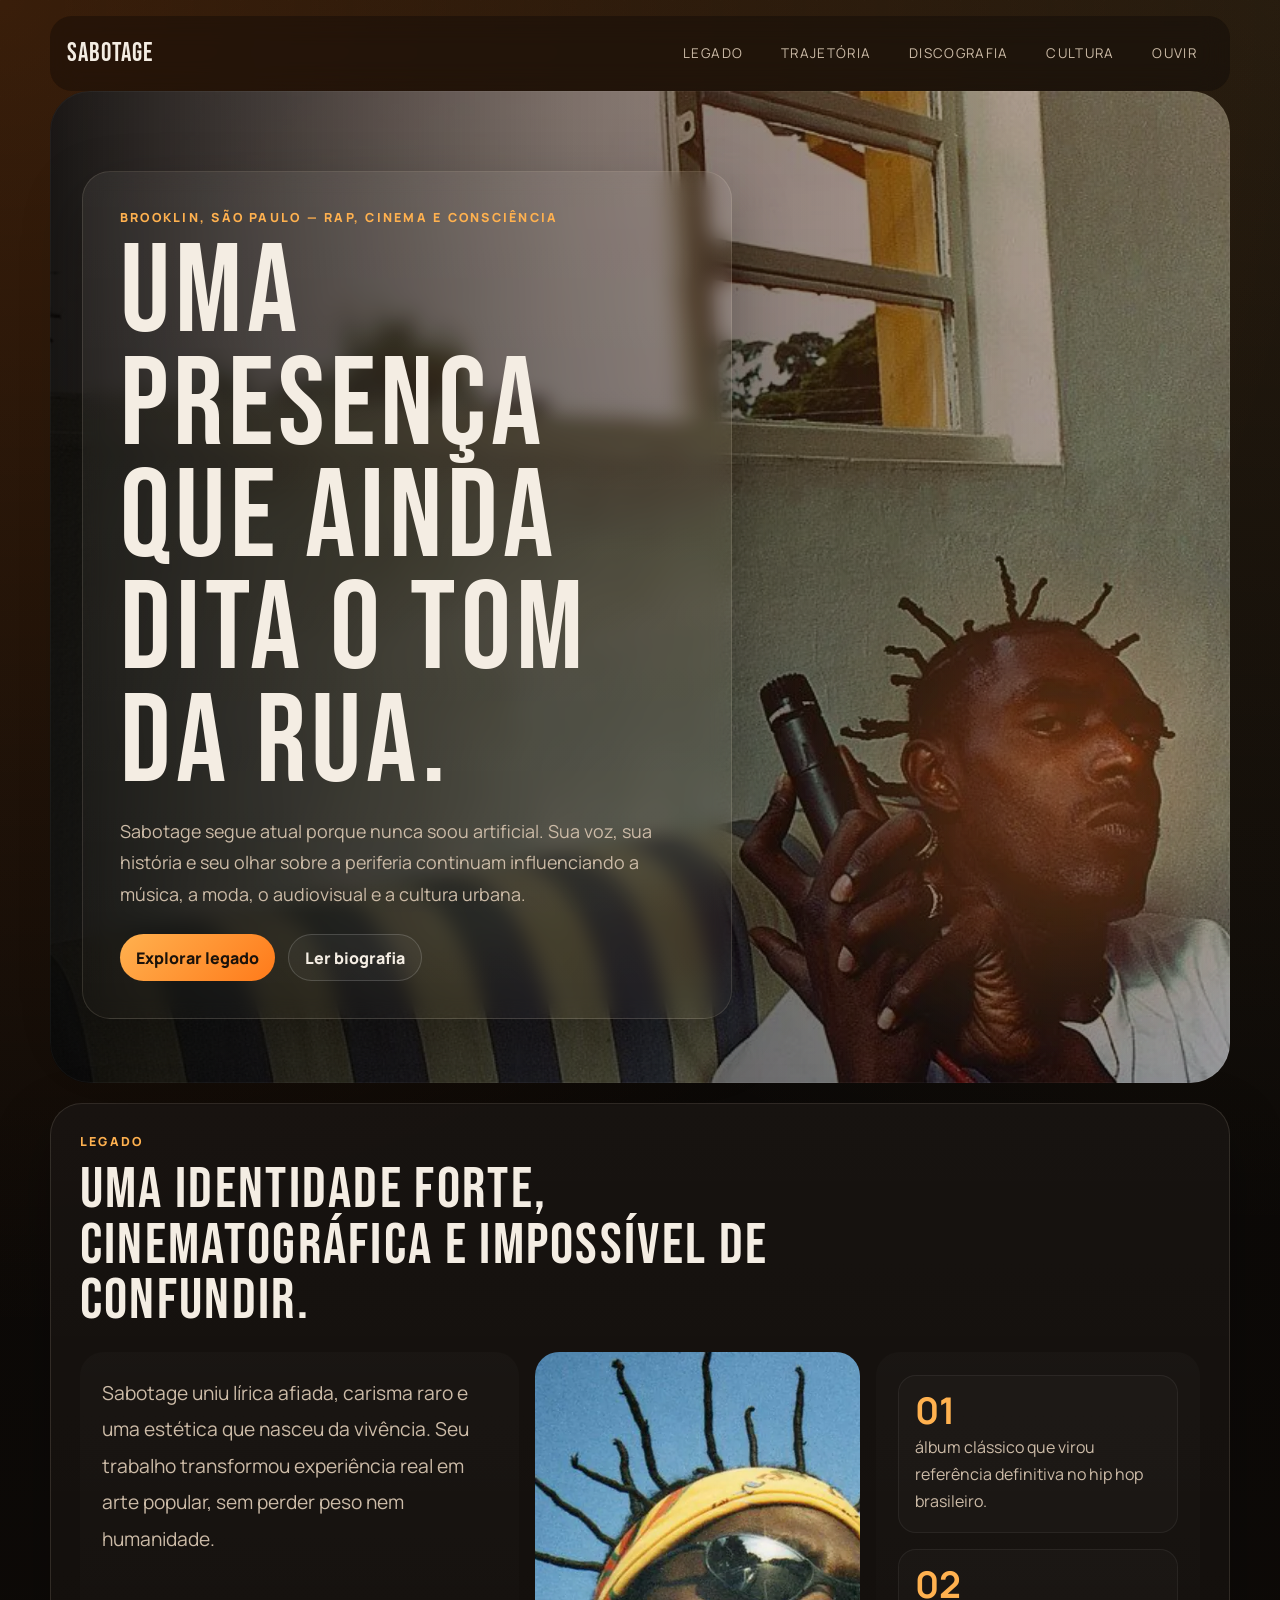
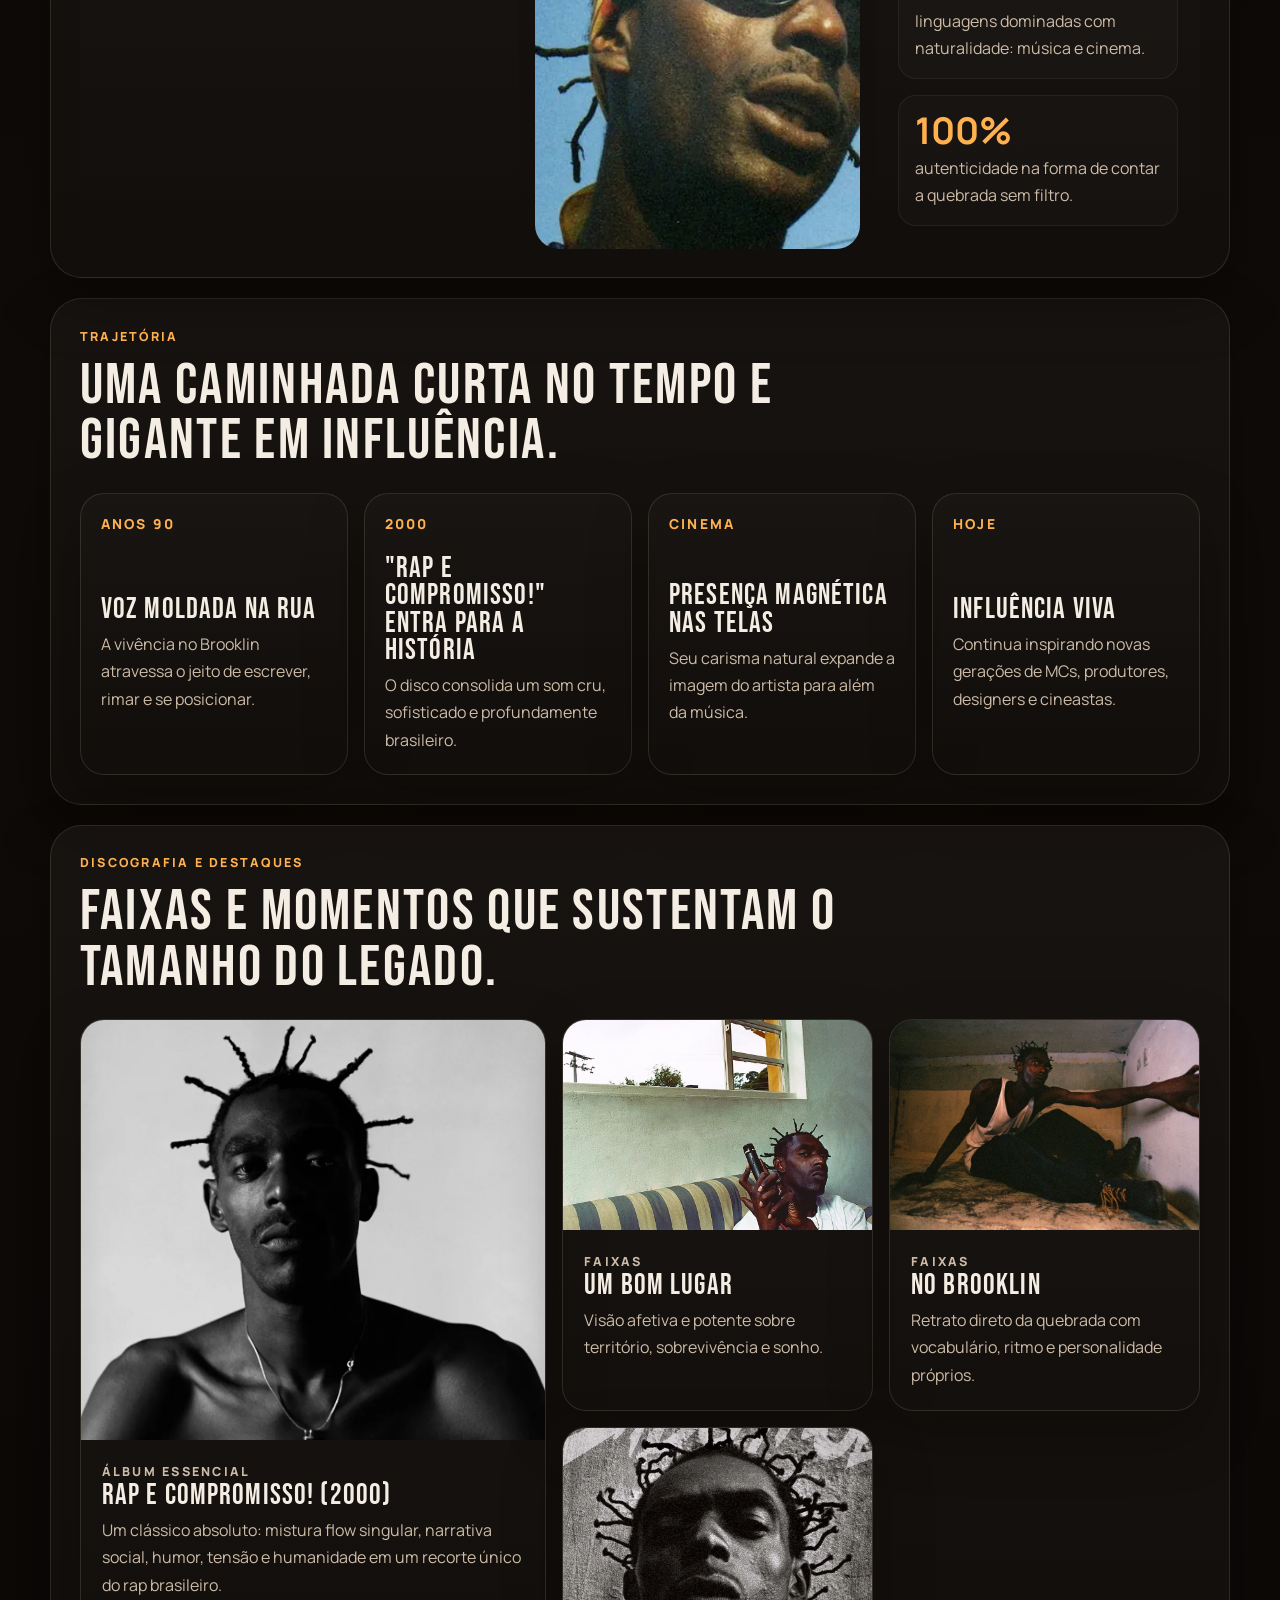
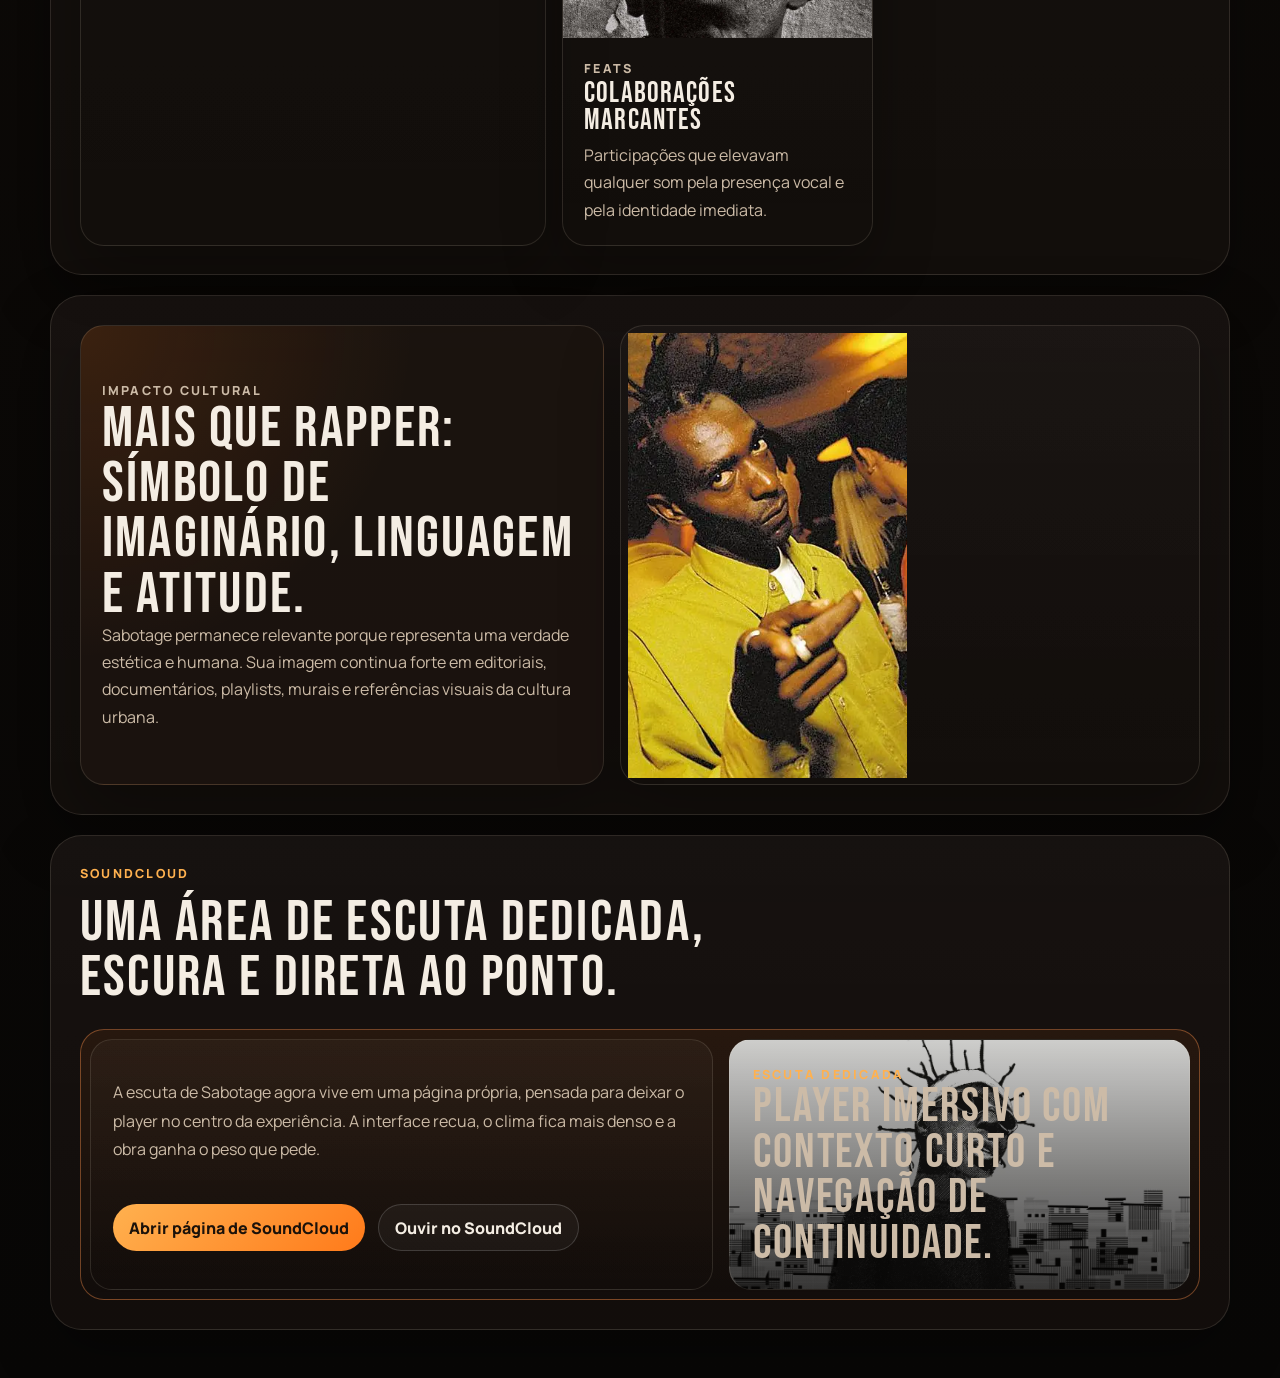
<file: index.html>
<!doctype html>
<html lang="pt-BR">
<head>
  <meta charset="UTF-8">
  <meta name="viewport" content="width=device-width, initial-scale=1.0">
  <title>Sabotage | Legado Vivo</title>
  <link rel="preconnect" href="https://fonts.googleapis.com">
  <link rel="preconnect" href="https://fonts.gstatic.com" crossorigin>
  <link href="https://fonts.googleapis.com/css2?family=Bebas+Neue&family=Manrope:wght@400;500;700;800&display=swap" rel="stylesheet">
  <link rel="stylesheet" href="assets/css/styles.css">
</head>
<body>
  <header class="site-header" id="topo">
    <a class="brand" href="#inicio" aria-label="Ir para o início">Sabotage</a>
    <button class="menu-toggle" type="button" aria-expanded="false" aria-controls="site-menu" aria-label="Abrir menu">
      <span></span>
      <span></span>
      <span></span>
    </button>
    <nav class="site-nav" id="site-menu" aria-label="Navegação principal">
      <a href="#legado">Legado</a>
      <a href="#trajetoria">Trajetória</a>
      <a href="#discografia">Discografia</a>
      <a href="#cultura">Cultura</a>
      <a href="#ouvir">Ouvir</a>
    </nav>
  </header>

  <main>
    <section class="hero" id="inicio">
      <div class="hero-backdrop" aria-hidden="true"></div>
      <div class="hero-grid">
        <div class="hero-copy reveal">
          <p class="eyebrow">Brooklin, São Paulo — rap, cinema e consciência</p>
          <h1>Uma presença que ainda dita o tom da rua.</h1>
          <p class="hero-text">
            Sabotage segue atual porque nunca soou artificial. Sua voz, sua história e seu olhar
            sobre a periferia continuam influenciando a música, a moda, o audiovisual e a cultura urbana.
          </p>
          <div class="hero-actions">
            <a class="button button-primary" href="#legado">Explorar legado</a>
            <a class="button button-secondary" href="pages/biografia.html">Ler biografia</a>
          </div>
        </div>
      </div>
    </section>

    <section class="section intro reveal" id="legado">
      <div class="section-heading">
        <p class="eyebrow">Legado</p>
        <h2>Uma identidade forte, cinematográfica e impossível de confundir.</h2>
      </div>

      <div class="intro-grid">
        <article class="intro-card statement-card">
          <p>
            Sabotage uniu lírica afiada, carisma raro e uma estética que nasceu da vivência.
            Seu trabalho transformou experiência real em arte popular, sem perder peso nem humanidade.
          </p>
        </article>

        <article class="intro-card image-card">
          <img src="imgs/sbta-1.webp" alt="Retrato artístico de Sabotage" loading="lazy" decoding="async">
        </article>

        <article class="intro-card stats-card">
          <div>
            <strong>01</strong>
            <span>álbum clássico que virou referência definitiva no hip hop brasileiro.</span>
          </div>
          <div>
            <strong>02</strong>
            <span>linguagens dominadas com naturalidade: música e cinema.</span>
          </div>
          <div>
            <strong>100%</strong>
            <span>autenticidade na forma de contar a quebrada sem filtro.</span>
          </div>
        </article>
      </div>
    </section>

    <section class="section timeline-section" id="trajetoria">
      <div class="section-heading reveal">
        <p class="eyebrow">Trajetória</p>
        <h2>Uma caminhada curta no tempo e gigante em influência.</h2>
      </div>

      <div class="timeline">
        <article class="timeline-item reveal">
          <span class="timeline-year">Anos 90</span>
          <div>
            <h3>Voz moldada na rua</h3>
            <p>A vivência no Brooklin atravessa o jeito de escrever, rimar e se posicionar.</p>
          </div>
        </article>

        <article class="timeline-item reveal">
          <span class="timeline-year">2000</span>
          <div>
            <h3>"Rap e Compromisso!" entra para a história</h3>
            <p>O disco consolida um som cru, sofisticado e profundamente brasileiro.</p>
          </div>
        </article>

        <article class="timeline-item reveal">
          <span class="timeline-year">Cinema</span>
          <div>
            <h3>Presença magnética nas telas</h3>
            <p>Seu carisma natural expande a imagem do artista para além da música.</p>
          </div>
        </article>

        <article class="timeline-item reveal">
          <span class="timeline-year">Hoje</span>
          <div>
            <h3>Influência viva</h3>
            <p>Continua inspirando novas gerações de MCs, produtores, designers e cineastas.</p>
          </div>
        </article>
      </div>
    </section>

    <section class="section works" id="discografia">
      <div class="section-heading reveal">
        <p class="eyebrow">Discografia e destaques</p>
        <h2>Faixas e momentos que sustentam o tamanho do legado.</h2>
      </div>

      <div class="works-grid">
        <article class="work-feature reveal">
          <img src="imgs/sbta-6.webp" alt="Ilustração de Sabotage" loading="lazy" decoding="async">
          <div class="work-copy">
            <p class="eyebrow">Álbum essencial</p>
            <h3>Rap e Compromisso! (2000)</h3>
            <p>
              Um clássico absoluto: mistura flow singular, narrativa social, humor, tensão e humanidade
              em um recorte único do rap brasileiro.
            </p>
          </div>
        </article>

        <article class="mini-card reveal">
          <img src="imgs/sbta-2.webp" alt="Sabotage em foto de arquivo" loading="lazy" decoding="async">
          <div>
            <p class="eyebrow">Faixas</p>
            <h3>Um Bom Lugar</h3>
            <p>Visão afetiva e potente sobre território, sobrevivência e sonho.</p>
          </div>
        </article>

        <article class="mini-card reveal">
          <img src="imgs/sbta-3.webp" alt="Arte gráfica de Sabotage" loading="lazy" decoding="async">
          <div>
            <p class="eyebrow">Faixas</p>
            <h3>No Brooklin</h3>
            <p>Retrato direto da quebrada com vocabulário, ritmo e personalidade próprios.</p>
          </div>
        </article>

        <article class="mini-card reveal">
          <img src="imgs/sbta-4.webp" alt="Sabotage em performance" loading="lazy" decoding="async">
          <div>
            <p class="eyebrow">Feats</p>
            <h3>Colaborações marcantes</h3>
            <p>Participações que elevavam qualquer som pela presença vocal e pela identidade imediata.</p>
          </div>
        </article>
      </div>
    </section>

    <section class="section culture" id="cultura">
      <div class="culture-grid">
        <article class="culture-panel quote-panel reveal">
          <p class="eyebrow">Impacto cultural</p>
          <h2>Mais que rapper: símbolo de imaginário, linguagem e atitude.</h2>
          <p>
            Sabotage permanece relevante porque representa uma verdade estética e humana.
            Sua imagem continua forte em editoriais, documentários, playlists, murais e referências visuais da cultura urbana.
          </p>
        </article>

        <article class="culture-panel gallery-panel reveal">
          <img class="gallery-media" src="imgs/sbta-8.webp" alt="Retrato artístico de Sabotage" loading="lazy" decoding="async">
        </article>
      </div>
    </section>

    <section class="section listen-section reveal" id="ouvir">
      <div class="section-heading">
        <p class="eyebrow">SoundCloud</p>
        <h2>Uma área de escuta dedicada, escura e direta ao ponto.</h2>
      </div>

      <div class="listen-shell">
        <div class="listen-copy">
          <p>
            A escuta de Sabotage agora vive em uma página própria, pensada para deixar o player no centro da experiência.
            A interface recua, o clima fica mais denso e a obra ganha o peso que pede.
          </p>
          <div class="hero-actions">
            <a class="button button-primary" href="pages/soundcloud.html">Abrir página de SoundCloud</a>
            <a class="button button-secondary" href="https://soundcloud.com/sabotage" target="_blank" rel="noopener">Ouvir no SoundCloud</a>
          </div>
        </div>
        <div class="listen-card" aria-hidden="true">
          <span>Escuta dedicada</span>
          <h3>Player imersivo com contexto curto e navegação de continuidade.</h3>
        </div>
      </div>
    </section>
  </main>

  <script src="assets/js/script.js"></script>
</body>
</html>
</file>
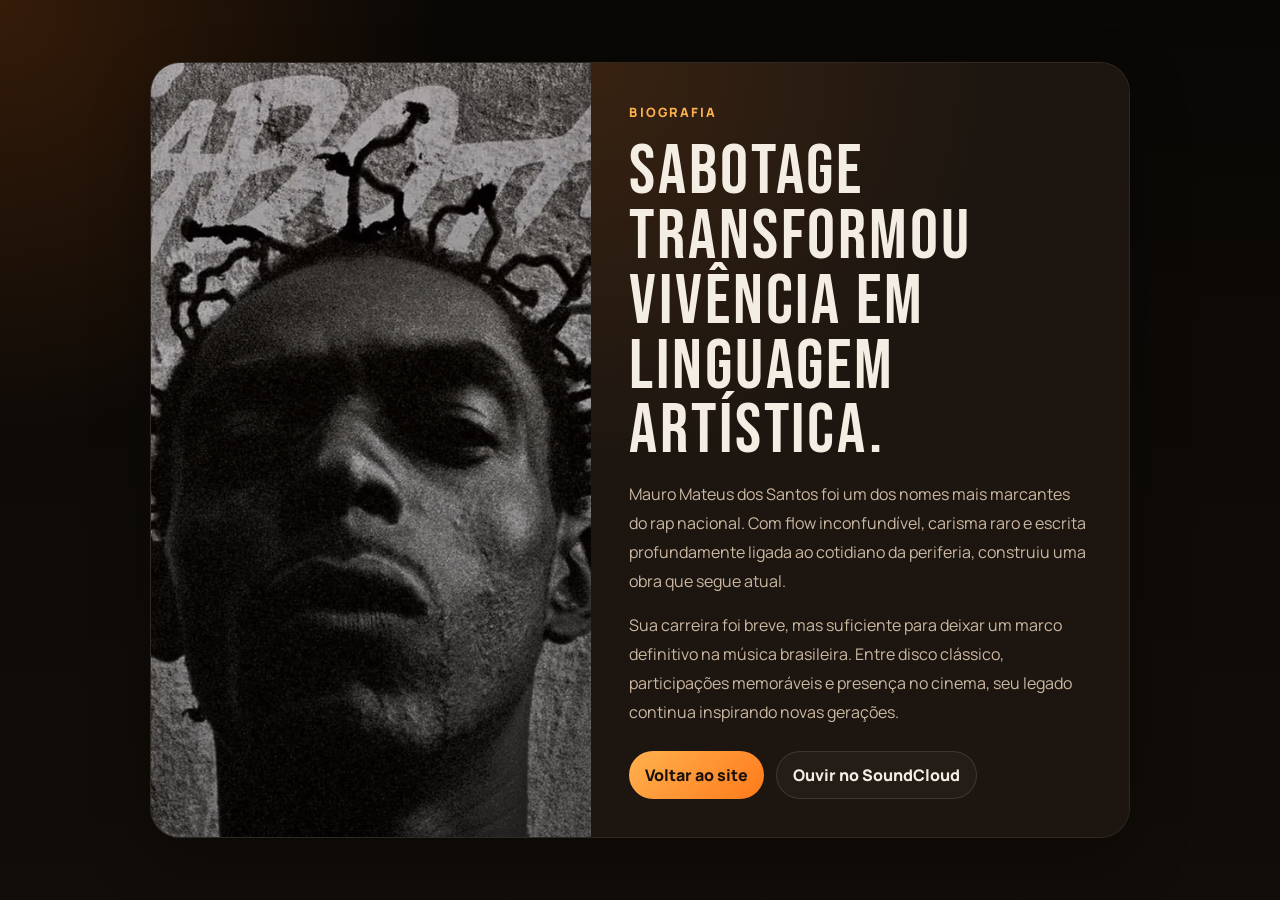
<file: pages/biografia.html>
<!doctype html>
<html lang="pt-BR">
<head>
  <meta charset="UTF-8">
  <meta name="viewport" content="width=device-width, initial-scale=1.0">
  <title>Biografia | Sabotage</title>
  <link rel="preconnect" href="https://fonts.googleapis.com">
  <link rel="preconnect" href="https://fonts.gstatic.com" crossorigin>
  <link href="https://fonts.googleapis.com/css2?family=Bebas+Neue&family=Manrope:wght@400;500;700;800&display=swap" rel="stylesheet">
  <style>
    :root {
      --bg: #090705;
      --surface: rgba(20, 15, 11, 0.92);
      --surface-soft: rgba(31, 23, 17, 0.92);
      --line: rgba(255, 233, 212, 0.12);
      --text-main: #f4ede3;
      --text-soft: #cbb8a2;
      --accent: #ffb14f;
    }

    * {
      box-sizing: border-box;
    }

    body {
      margin: 0;
      min-height: 100vh;
      color: var(--text-main);
      font-family: "Manrope", sans-serif;
      background:
        radial-gradient(circle at top left, rgba(255, 122, 26, 0.18), transparent 28%),
        linear-gradient(180deg, #090705 0%, #120d09 100%);
      display: grid;
      place-items: center;
      padding: 1rem;
    }

    .bio-page {
      width: min(980px, 100%);
      display: grid;
      grid-template-columns: minmax(0, 0.9fr) minmax(0, 1.1fr);
      overflow: hidden;
      border: 1px solid var(--line);
      border-radius: 30px;
      background: var(--surface);
      box-shadow: 0 24px 60px rgba(0, 0, 0, 0.3);
    }

    .bio-visual {
      min-height: 320px;
      background:
        linear-gradient(180deg, rgba(0, 0, 0, 0.18), rgba(0, 0, 0, 0.45)),
        url("../imgs/sbta-4.1.webp") center center / cover no-repeat;
    }

    .bio-copy {
      display: grid;
      gap: 1rem;
      padding: clamp(1.25rem, 4vw, 2.4rem);
      background:
        radial-gradient(circle at top left, rgba(255, 122, 26, 0.12), transparent 42%),
        var(--surface-soft);
    }

    .eyebrow {
      margin: 0;
      color: var(--accent);
      font-size: 0.8rem;
      font-weight: 800;
      letter-spacing: 0.16em;
      text-transform: uppercase;
    }

    h1 {
      margin: 0;
      font-family: "Bebas Neue", sans-serif;
      font-size: clamp(2.6rem, 7vw, 4.4rem);
      font-weight: 400;
      letter-spacing: 0.04em;
      line-height: 0.92;
    }

    p {
      margin: 0;
      color: var(--text-soft);
      line-height: 1.8;
    }

    .actions {
      display: flex;
      flex-wrap: wrap;
      gap: 0.75rem;
      margin-top: 0.5rem;
    }

    .actions a {
      display: inline-flex;
      align-items: center;
      justify-content: center;
      min-height: 44px;
      padding: 0.75rem 1rem;
      border-radius: 999px;
      text-decoration: none;
      font-weight: 800;
    }

    .actions a:first-child {
      color: #1a120a;
      background: linear-gradient(135deg, #ffb14f, #ff7a1a);
    }

    .actions a:last-child {
      border: 1px solid var(--line);
      background: rgba(255, 255, 255, 0.03);
      color: var(--text-main);
    }

    @media (max-width: 760px) {
      .bio-page {
        grid-template-columns: 1fr;
      }

      .bio-visual {
        min-height: 260px;
      }

      .actions {
        flex-direction: column;
      }

      .actions a {
        width: 100%;
      }
    }
  </style>
</head>
<body>
  <article class="bio-page">
    <div class="bio-visual" aria-hidden="true"></div>

    <div class="bio-copy">
      <p class="eyebrow">Biografia</p>
      <h1>Sabotage transformou vivência em linguagem artística.</h1>
      <p>
        Mauro Mateus dos Santos foi um dos nomes mais marcantes do rap nacional. Com flow inconfundível,
        carisma raro e escrita profundamente ligada ao cotidiano da periferia, construiu uma obra que segue atual.
      </p>
      <p>
        Sua carreira foi breve, mas suficiente para deixar um marco definitivo na música brasileira.
        Entre disco clássico, participações memoráveis e presença no cinema, seu legado continua inspirando novas gerações.
      </p>
      <div class="actions">
        <a href="../index.html#trajetoria">Voltar ao site</a>
        <a href="soundcloud.html">Ouvir no SoundCloud</a>
      </div>
    </div>
  </article>
</body>
</html>
</file>
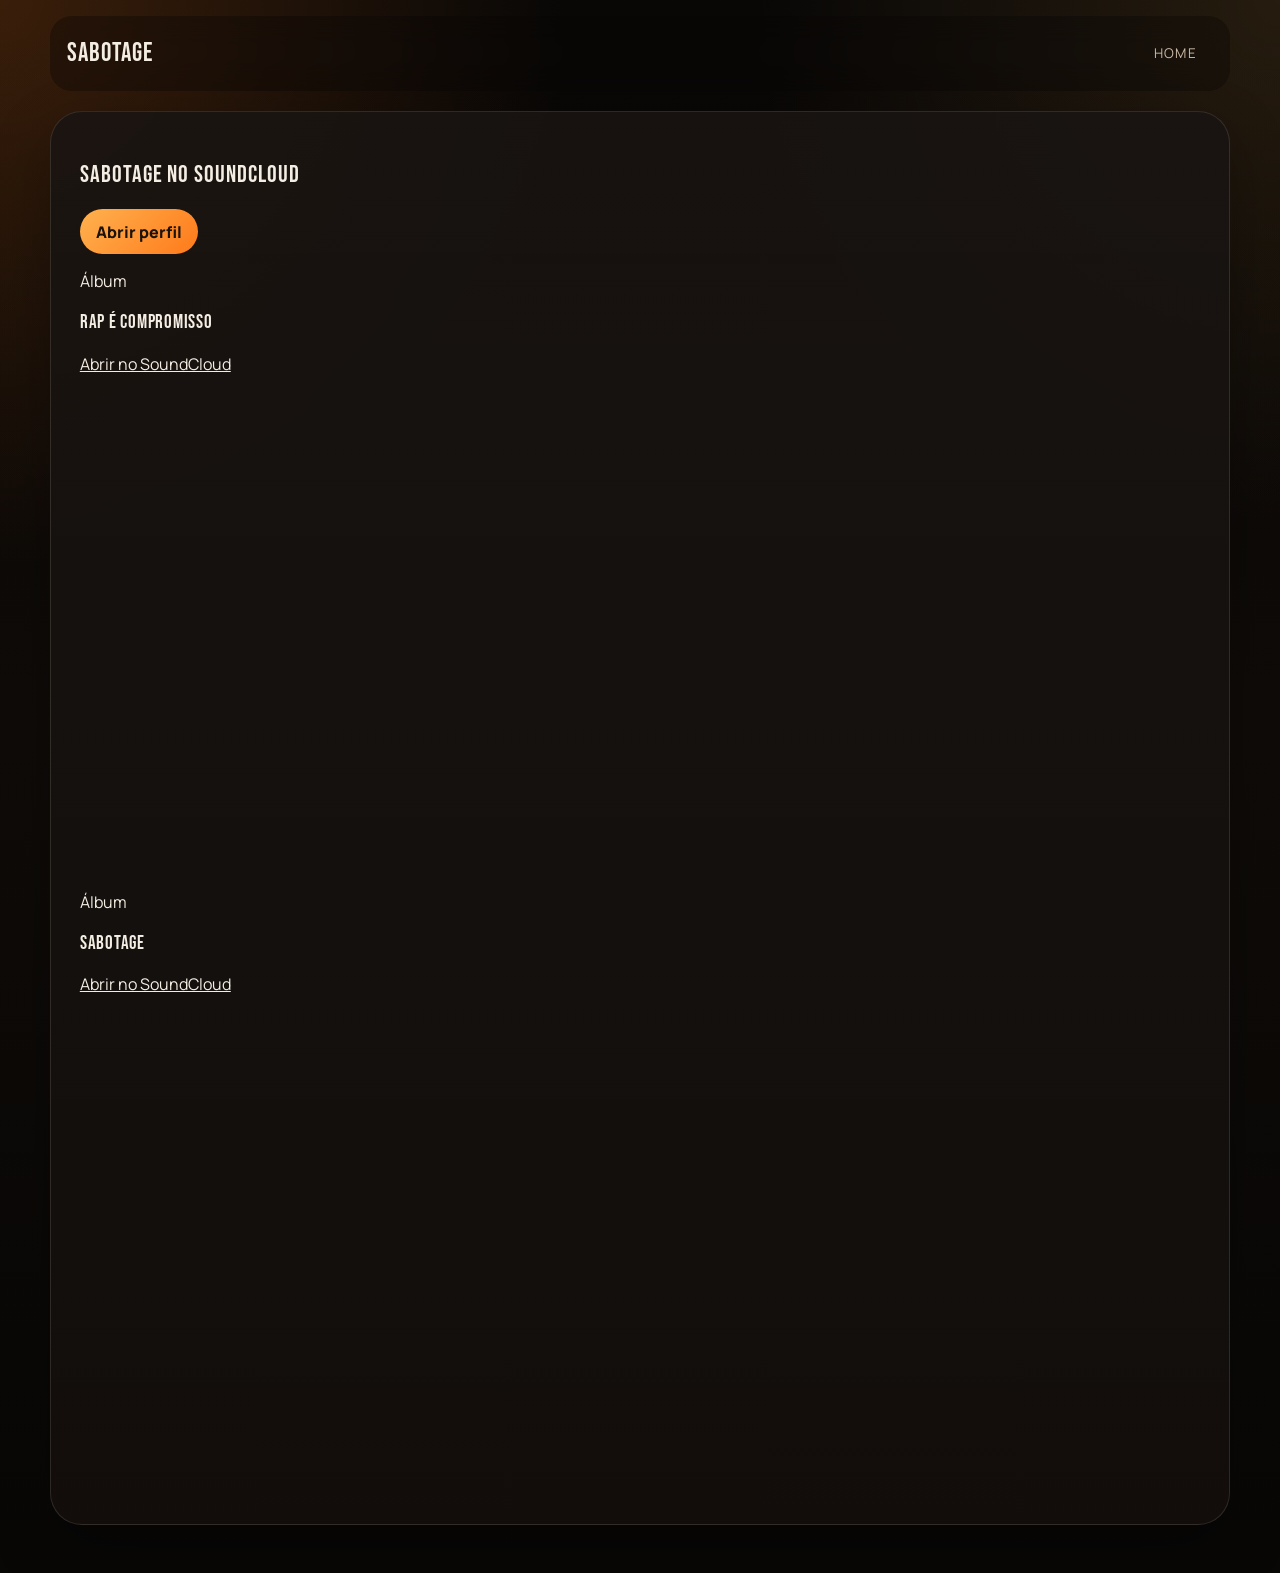
<file: pages/soundcloud.html>
<!doctype html>
<html lang="pt-BR">
<head>
  <meta charset="UTF-8">
  <meta name="viewport" content="width=device-width, initial-scale=1.0">
  <title>SoundCloud | Sabotage</title>
  <link rel="preconnect" href="https://fonts.googleapis.com">
  <link rel="preconnect" href="https://fonts.gstatic.com" crossorigin>
  <link href="https://fonts.googleapis.com/css2?family=Bebas+Neue&family=Manrope:wght@400;500;700;800&display=swap" rel="stylesheet">
  <link rel="stylesheet" href="../assets/css/styles.css">
  <link rel="stylesheet" href="../assets/css/soundcloud.css">
</head>
<body class="soundcloud-page">
  <header class="site-header" id="topo">
    <a class="brand" href="../index.html" aria-label="Ir para o início">Sabotage</a>
    <button class="menu-toggle" type="button" aria-expanded="false" aria-controls="site-menu" aria-label="Abrir menu">
      <span></span>
      <span></span>
      <span></span>
    </button>
    <nav class="site-nav" id="site-menu" aria-label="Navegação principal">
      <a href="../index.html">Home</a>
    </nav>
  </header>

  <main>
    <section class="section soundcloud-stage" id="inicio">
      <div class="soundcloud-player-shell reveal">
        <aside class="soundcloud-now-playing" aria-label="Painel de escuta">
          <div class="soundcloud-cover" aria-hidden="true"></div>

          <div class="soundcloud-track-copy">
            <h2>Sabotage no SoundCloud</h2>
          </div>

          <div class="soundcloud-quick-actions">
            <a class="button button-primary" href="https://soundcloud.com/sabotage39978" target="_blank" rel="noopener">Abrir perfil</a>
          </div>
        </aside>
      </div>

      <div class="soundcloud-release-stack reveal">
        <div class="soundcloud-console" data-soundcloud-embed id="rap-e-compromisso">
        <div class="soundcloud-console-top">
          <div>
            <p class="soundcloud-console-label">Álbum</p>
            <h3>Rap É Compromisso</h3>
          </div>
          <a class="soundcloud-console-link" href="https://soundcloud.com/sabotage39978/sets/rap-e-compromisso-edicao" target="_blank" rel="noopener">Abrir no SoundCloud</a>
        </div>

        <iframe
          class="soundcloud-embed"
          title="Rap É Compromisso no SoundCloud"
          src="https://w.soundcloud.com/player/?visual=false&url=https%3A%2F%2Fapi.soundcloud.com%2Fplaylists%2F1160322550&show_artwork=true&color=%23ff7a1a&auto_play=false&hide_related=false&show_comments=false&show_user=true&show_reposts=false&show_teaser=false"
          loading="lazy"
          allow="autoplay"
        ></iframe>

        <div class="soundcloud-fallback" hidden>
          <div>
            <h3>Embed indisponível</h3>
            <p>Abra o álbum diretamente no SoundCloud.</p>
          </div>
          <a class="button button-secondary" href="https://soundcloud.com/sabotage39978/sets/rap-e-compromisso-edicao" target="_blank" rel="noopener">Abrir álbum</a>
        </div>
      </div>

        <div class="soundcloud-console" data-soundcloud-embed id="sabotage-album">
          <div class="soundcloud-console-top">
            <div>
              <p class="soundcloud-console-label">Álbum</p>
              <h3>Sabotage</h3>
            </div>
            <a class="soundcloud-console-link" href="https://soundcloud.com/sabotage39978/sets/sabotage-19" target="_blank" rel="noopener">Abrir no SoundCloud</a>
          </div>

          <iframe
            class="soundcloud-embed"
            title="Sabotage no SoundCloud"
            src="https://w.soundcloud.com/player/?visual=false&url=https%3A%2F%2Fapi.soundcloud.com%2Fplaylists%2F320486991&show_artwork=true&color=%23ff7a1a&auto_play=false&hide_related=false&show_comments=false&show_user=true&show_reposts=false&show_teaser=false"
            loading="lazy"
            allow="autoplay"
          ></iframe>

          <div class="soundcloud-fallback" hidden>
            <div>
              <h3>Embed indisponível</h3>
              <p>Abra o álbum diretamente no SoundCloud.</p>
            </div>
            <a class="button button-secondary" href="https://soundcloud.com/sabotage39978/sets/sabotage-19" target="_blank" rel="noopener">Abrir álbum</a>
          </div>
        </div>
      </div>
    </section>
  </main>

  <script src="../assets/js/script.js"></script>
</body>
</html>
</file>
<file: assets/css/styles.css>
:root {
  --bg: #0a0907;
  --bg-deep: #13100d;
  --surface: rgba(24, 18, 14, 0.84);
  --surface-strong: #1b1511;
  --surface-soft: #221a15;
  --line: rgba(255, 233, 212, 0.12);
  --line-strong: rgba(255, 145, 77, 0.4);
  --text-main: #f4ede3;
  --text-soft: #ccbba7;
  --text-muted: #9f8c77;
  --accent: #ff7a1a;
  --accent-strong: #ffb14f;
  --accent-deep: #a83e0f;
  --max-width: 1180px;
  --shadow: 0 24px 60px rgba(0, 0, 0, 0.28);
}

* {
  box-sizing: border-box;
}

html {
  scroll-behavior: smooth;
}

body {
  margin: 0;
  min-height: 100vh;
  color: var(--text-main);
  font-family: "Manrope", sans-serif;
  background:
    radial-gradient(circle at top left, rgba(255, 122, 26, 0.2), transparent 28%),
    radial-gradient(circle at top right, rgba(255, 177, 79, 0.12), transparent 26%),
    linear-gradient(180deg, #080706 0%, #0f0b08 46%, #080706 100%);
}

body::before {
  content: "";
  position: fixed;
  inset: 0;
  background:
    linear-gradient(rgba(255, 255, 255, 0.015) 1px, transparent 1px),
    linear-gradient(90deg, rgba(255, 255, 255, 0.015) 1px, transparent 1px);
  background-size: 48px 48px;
  mask-image: linear-gradient(180deg, rgba(0, 0, 0, 0.8), transparent 88%);
  pointer-events: none;
  opacity: 0.55;
}

img {
  max-width: 100%;
}

a {
  color: inherit;
}

.site-header {
  position: sticky;
  top: 0;
  z-index: 40;
  display: flex;
  align-items: center;
  justify-content: space-between;
  gap: 1rem;
  width: min(var(--max-width), calc(100% - 2rem));
  margin: 1rem auto 0;
  padding: 0.9rem 1rem;
  border: 1px solid transparent;
  border-radius: 22px;
  background: rgba(10, 8, 7, 0.35);
  backdrop-filter: blur(14px);
  transition: background 180ms ease, border-color 180ms ease, transform 180ms ease;
}

.site-header.is-scrolled,
.site-header.is-open {
  background: rgba(17, 13, 10, 0.9);
  border-color: var(--line);
  box-shadow: 0 10px 30px rgba(0, 0, 0, 0.18);
}

.brand,
h1,
h2,
h3 {
  font-family: "Bebas Neue", sans-serif;
  font-weight: 400;
  letter-spacing: 0.04em;
}

.brand {
  text-decoration: none;
  font-size: 1.65rem;
  line-height: 1;
}

.site-nav {
  display: flex;
  align-items: center;
  gap: 0.35rem;
}

.site-nav a,
.button {
  display: inline-flex;
  align-items: center;
  justify-content: center;
  min-height: 44px;
  padding: 0.72rem 1rem;
  border-radius: 999px;
  text-decoration: none;
  transition: transform 180ms ease, border-color 180ms ease, background 180ms ease, color 180ms ease;
}

.site-nav a {
  color: var(--text-soft);
  font-size: 0.84rem;
  letter-spacing: 0.1em;
  text-transform: uppercase;
}

.site-nav a:hover,
.site-nav a:focus-visible {
  color: var(--text-main);
  background: rgba(255, 255, 255, 0.04);
}

.menu-toggle {
  display: none;
  width: 48px;
  height: 48px;
  padding: 0;
  border: 1px solid var(--line);
  border-radius: 14px;
  background: rgba(255, 255, 255, 0.03);
  cursor: pointer;
}

.menu-toggle span {
  display: block;
  width: 20px;
  height: 2px;
  margin: 4px auto;
  background: var(--text-main);
  transition: transform 180ms ease, opacity 180ms ease;
}

main {
  width: min(var(--max-width), calc(100% - 2rem));
  margin: 0 auto 3rem;
}

.hero {
  position: relative;
  min-height: calc(100vh - 5rem);
  padding: 3rem 0 2rem;
}

.hero-backdrop {
  position: absolute;
  inset: 0;
  border-radius: 40px;
  background:
    linear-gradient(90deg, rgba(7, 6, 5, 0.92) 0%, rgba(7, 6, 5, 0.52) 44%, rgba(7, 6, 5, 0.18) 100%),
    linear-gradient(180deg, rgba(255, 122, 26, 0.18), rgba(0, 0, 0, 0.25)),
    url("../../imgs/sbta-2.webp") center center / cover no-repeat;
  box-shadow: inset 0 0 0 1px rgba(255, 255, 255, 0.04);
  overflow: hidden;
}

.hero-backdrop::after {
  content: "";
  position: absolute;
  inset: auto -10% 0 auto;
  width: 48%;
  aspect-ratio: 1;
  border-radius: 50%;
  background: radial-gradient(circle, rgba(255, 122, 26, 0.3), transparent 68%);
  filter: blur(26px);
}

.hero-grid {
  position: relative;
  z-index: 1;
  display: grid;
  grid-template-columns: minmax(0, 1.2fr) minmax(260px, 0.8fr);
  align-items: end;
  gap: 2rem;
  min-height: calc(100vh - 5rem);
  padding: clamp(1.4rem, 3vw, 2rem);
}

.hero-copy,
.hero-aside,
.section,
.timeline-item,
.mini-card,
.work-feature,
.culture-panel {
  border: 1px solid var(--line);
  box-shadow: var(--shadow);
}

.hero-copy {
  max-width: 680px;
  padding: clamp(1.4rem, 4vw, 2.3rem);
  border-radius: 28px;
  background: linear-gradient(180deg, rgba(255, 255, 255, 0.06), rgba(255, 255, 255, 0.01));
  backdrop-filter: blur(10px);
}

.eyebrow {
  margin: 0 0 0.8rem;
  color: var(--accent-strong);
  font-size: 0.78rem;
  font-weight: 800;
  letter-spacing: 0.18em;
  text-transform: uppercase;
}

.hero-copy h1 {
  margin: 0;
  max-width: 10ch;
  font-size: clamp(3.5rem, 10vw, 7.8rem);
  line-height: 0.9;
}

.hero-text {
  max-width: 38rem;
  margin: 1rem 0 0;
  color: var(--text-soft);
  font-size: clamp(1rem, 1.8vw, 1.12rem);
  line-height: 1.75;
}

.hero-actions {
  display: flex;
  flex-wrap: wrap;
  gap: 0.8rem;
  margin-top: 1.5rem;
}

.button {
  font-weight: 800;
}

.button-primary {
  color: #1b120a;
  background: linear-gradient(135deg, var(--accent-strong), var(--accent));
}

.button-secondary {
  border: 1px solid rgba(255, 255, 255, 0.16);
  background: rgba(255, 255, 255, 0.04);
  color: var(--text-main);
}

.button:hover,
.button:focus-visible,
.site-nav a:hover,
.site-nav a:focus-visible {
  transform: translateY(-2px);
}

.hero-aside {
  display: inline-grid;
  justify-self: end;
  align-self: center;
  place-items: center;
  width: fit-content;
  padding: 0;
  border: 0;
  border-radius: 0;
  background: transparent;
  box-shadow: none;
}

.hero-album {
  display: block;
  width: min(100%, 360px);
  border-radius: 24px;
  box-shadow: 0 24px 60px rgba(0, 0, 0, 0.4);
  object-fit: cover;
}

.section {
  margin-top: 1.25rem;
  padding: clamp(1.2rem, 3vw, 1.8rem);
  border-radius: 32px;
  background:
    linear-gradient(180deg, rgba(255, 255, 255, 0.03), rgba(255, 255, 255, 0.01)),
    rgba(16, 12, 10, 0.88);
}

.section-heading {
  max-width: 760px;
  margin-bottom: 1.4rem;
}

.section-heading h2,
.quote-panel h2 {
  margin: 0;
  font-size: clamp(2rem, 5vw, 3.6rem);
  line-height: 0.96;
}

.section-heading + * {
  margin-top: 1.5rem;
}

.intro-grid {
  display: grid;
  grid-template-columns: 1.15fr 0.85fr 0.85fr;
  gap: 1rem;
}

.intro-card,
.timeline-item,
.mini-card,
.work-feature,
.culture-panel {
  overflow: hidden;
  border-radius: 24px;
  background: linear-gradient(180deg, rgba(255, 255, 255, 0.02), rgba(255, 255, 255, 0));
}

.statement-card,
.stats-card {
  padding: 1.4rem;
}

.statement-card p {
  margin: 0;
  color: var(--text-soft);
  font-size: clamp(1.05rem, 1.8vw, 1.2rem);
  line-height: 1.9;
}

.image-card img,
.work-feature img,
.mini-card img,
.gallery-panel img {
  width: 100%;
  height: 100%;
  display: block;
  object-fit: cover;
}

.stats-card {
  display: grid;
  gap: 1rem;
}

.stats-card div {
  display: grid;
  gap: 0.35rem;
  padding: 1rem;
  border: 1px solid rgba(255, 255, 255, 0.06);
  border-radius: 18px;
  background: rgba(255, 255, 255, 0.02);
}

.stats-card strong {
  color: var(--accent-strong);
  font-size: 2.3rem;
  line-height: 1;
}

.stats-card span,
.timeline-item p,
.work-copy p,
.mini-card p,
.quote-panel p {
  color: var(--text-soft);
  line-height: 1.7;
}

.timeline {
  display: grid;
  grid-template-columns: repeat(4, minmax(0, 1fr));
  gap: 1rem;
}

.timeline-item {
  display: grid;
  gap: 1.4rem;
  min-height: 100%;
  padding: 1.25rem;
}

.timeline-year {
  color: var(--accent-strong);
  font-size: 0.86rem;
  font-weight: 800;
  letter-spacing: 0.16em;
  text-transform: uppercase;
}

.timeline-item h3,
.work-copy h3,
.mini-card h3 {
  margin: 0 0 0.5rem;
  font-size: 1.8rem;
  line-height: 0.95;
}

.timeline-item p,
.work-copy p,
.mini-card p,
.quote-panel p {
  margin: 0;
}

.works-grid {
  display: grid;
  grid-template-columns: 1.2fr 0.8fr 0.8fr;
  gap: 1rem;
}

.work-feature {
  grid-row: span 2;
  display: grid;
  grid-template-rows: minmax(280px, 420px) auto;
}

.work-copy,
.mini-card div,
.quote-panel {
  padding: 1.3rem;
}

.mini-card {
  display: grid;
  grid-template-rows: 210px auto;
}

.culture-grid {
  display: grid;
  grid-template-columns: minmax(0, 0.95fr) minmax(0, 1.05fr);
  gap: 1rem;
}

.quote-panel {
  display: flex;
  flex-direction: column;
  justify-content: center;
  background:
    radial-gradient(circle at top left, rgba(255, 122, 26, 0.14), transparent 48%),
    rgba(27, 20, 15, 0.94);
}

.gallery-panel {
  display: grid;
  grid-template-columns: repeat(2, minmax(0, 1fr));
  gap: 0.4rem;
  min-height: 460px;
  padding: 0.4rem;
}

.listen-shell {
  padding: 0.55rem;
  border: 1px solid var(--line-strong);
  border-radius: 24px;
  background: linear-gradient(180deg, rgba(255, 122, 26, 0.08), rgba(0, 0, 0, 0));
}

.listen-shell {
  display: grid;
  grid-template-columns: minmax(0, 1.15fr) minmax(280px, 0.85fr);
  gap: 1rem;
}

.listen-copy,
.listen-card {
  min-height: 100%;
  padding: 1.4rem;
  border: 1px solid var(--line);
  border-radius: 22px;
  background: linear-gradient(180deg, rgba(255, 255, 255, 0.03), rgba(255, 255, 255, 0));
}

.listen-copy {
  display: grid;
  align-content: center;
  gap: 1rem;
}

.listen-copy p,
.listen-card h3 {
  margin: 0;
  color: var(--text-soft);
  line-height: 1.8;
}

.listen-card {
  align-content: end;
  background:
    linear-gradient(180deg, rgba(7, 6, 5, 0.2), rgba(7, 6, 5, 0.78)),
    url("../../imgs/sbta-5.webp") center center / cover no-repeat;
}

.listen-card span {
  color: var(--accent-strong);
  font-size: 0.78rem;
  font-weight: 800;
  letter-spacing: 0.18em;
  text-transform: uppercase;
}

.listen-card h3 {
  font-size: clamp(1.8rem, 4vw, 3rem);
  line-height: 0.95;
}

.reveal {
  opacity: 0;
  transform: translateY(26px);
  transition: opacity 700ms ease, transform 700ms ease;
}

.reveal.is-visible {
  opacity: 1;
  transform: translateY(0);
}

@media (max-width: 1100px) {
  .intro-grid,
  .works-grid,
  .timeline,
  .culture-grid,
  .listen-shell {
    grid-template-columns: repeat(2, minmax(0, 1fr));
  }

  .work-feature {
    grid-column: 1 / -1;
    grid-row: auto;
  }

  .timeline-item:last-child {
    grid-column: 1 / -1;
  }
}

@media (max-width: 860px) {
  .site-header {
    width: calc(100% - 1rem);
    margin-top: 0.5rem;
    padding: 0.75rem;
    flex-wrap: wrap;
  }

  .menu-toggle {
    display: block;
  }

  .site-nav {
    display: none;
    width: 100%;
    padding-top: 0.35rem;
    flex-direction: column;
    align-items: stretch;
  }

  .site-header.is-open .site-nav {
    display: flex;
  }

  .site-nav a {
    justify-content: flex-start;
    border-radius: 16px;
    background: rgba(255, 255, 255, 0.03);
  }

  main {
    width: calc(100% - 1rem);
  }

  .hero {
    min-height: auto;
    padding-top: 1rem;
  }

  .hero-grid {
    grid-template-columns: 1fr;
    min-height: auto;
  }

  .hero-copy h1,
  .section-heading h2,
  .quote-panel h2 {
    max-width: none;
  }

  .intro-grid,
  .works-grid,
  .timeline,
  .culture-grid,
  .gallery-panel,
  .listen-shell {
    grid-template-columns: 1fr;
  }

  .gallery-panel {
    min-height: auto;
  }

  .mini-card {
    grid-template-rows: 240px auto;
  }
}

@media (max-width: 640px) {
  .site-header {
    border-radius: 18px;
  }

  .brand {
    font-size: 1.45rem;
  }

  .hero-backdrop,
  .section,
  .hero-copy,
  .hero-aside,
  .intro-card,
  .timeline-item,
  .mini-card,
  .work-feature,
  .culture-panel,
  .listen-shell,
  .listen-copy,
  .listen-card {
    border-radius: 22px;
  }

  .hero-grid {
    padding: 1rem;
  }

  .hero-copy,
  .hero-aside,
  .section,
  .statement-card,
  .stats-card,
  .work-copy,
  .mini-card div,
  .quote-panel {
    padding: 1rem;
  }

  .hero-copy h1 {
    font-size: clamp(2.8rem, 18vw, 4.5rem);
  }

  .hero-actions {
    flex-direction: column;
  }

  .button,
  .site-nav a {
    width: 100%;
  }

  .timeline-item h3,
  .work-copy h3,
  .mini-card h3 {
    font-size: 1.45rem;
  }

}

@media (prefers-reduced-motion: reduce) {
  html {
    scroll-behavior: auto;
  }

  .reveal,
  .button,
  .site-nav a,
  .menu-toggle span,
  .site-header {
    transition: none;
  }

  .reveal {
    opacity: 1;
    transform: none;
  }
}
</file>
<file: assets/css/soundcloud.css>
.soundcloud-page main {
  width: min(var(--max-width), calc(100% - 2rem));
  margin: 0 auto 3rem;
}

.soundcloud-hero {
  position: relative;
  overflow: hidden;
}

.soundcloud-hero-grid {
  display: grid;
  grid-template-columns: minmax(0, 1.15fr) minmax(0, 0.85fr);
  gap: 1.5rem;
  align-items: center;
}

.soundcloud-hero-copy h1 {
  margin: 0;
  font-size: clamp(3rem, 7vw, 5.8rem);
  line-height: 0.92;
}

.soundcloud-hero-copy p {
  margin: 1rem 0 0;
  color: var(--text-soft);
  font-size: clamp(1rem, 1.6vw, 1.15rem);
  line-height: 1.8;
}

.soundcloud-hero-art {
  min-height: 320px;
  border-radius: 24px;
  background:
    linear-gradient(180deg, rgba(7, 6, 5, 0.65), rgba(7, 6, 5, 0.12)),
    url("../../imgs/sbta-6.webp") center center / cover no-repeat;
  box-shadow: 0 24px 60px rgba(0, 0, 0, 0.35);
}

.soundcloud-player {
  position: relative;
  padding: 0.6rem;
  border: 1px solid var(--line-strong);
  border-radius: 28px;
  background: linear-gradient(180deg, rgba(255, 122, 26, 0.08), rgba(0, 0, 0, 0));
}

.soundcloud-embed {
  display: block;
  width: 100%;
  min-height: 500px;
  border: 0;
  border-radius: 22px;
}

.soundcloud-fallback {
  position: absolute;
  inset: 0.6rem;
  display: grid;
  place-items: center;
  gap: 0.75rem;
  padding: 1.5rem;
  border-radius: 22px;
  text-align: center;
  background: rgba(10, 8, 7, 0.92);
  color: var(--text-soft);
}

.soundcloud-fallback[hidden] {
  display: none;
}

.soundcloud-fallback h3 {
  margin: 0;
  font-size: 1.8rem;
}

.soundcloud-fallback p {
  margin: 0;
  line-height: 1.7;
}

.soundcloud-editorial {
  display: grid;
  gap: 1rem;
}

.soundcloud-editorial p {
  margin: 0;
  color: var(--text-soft);
  line-height: 1.85;
}

.soundcloud-links {
  display: grid;
  grid-template-columns: repeat(3, minmax(0, 1fr));
  gap: 1rem;
}

.soundcloud-link {
  display: grid;
  gap: 0.5rem;
  padding: 1.2rem;
  border-radius: 24px;
  border: 1px solid var(--line);
  text-decoration: none;
  background: rgba(255, 255, 255, 0.02);
  transition: transform 180ms ease, border-color 180ms ease, background 180ms ease;
}

.soundcloud-link span {
  color: var(--accent-strong);
  font-size: 0.78rem;
  font-weight: 800;
  letter-spacing: 0.18em;
  text-transform: uppercase;
}

.soundcloud-link p {
  margin: 0;
  color: var(--text-soft);
  line-height: 1.7;
}

.soundcloud-link:hover,
.soundcloud-link:focus-visible {
  border-color: var(--line-strong);
  background: rgba(255, 255, 255, 0.04);
  transform: translateY(-2px);
}

@media (max-width: 1100px) {
  .soundcloud-hero-grid,
  .soundcloud-links {
    grid-template-columns: 1fr;
  }
}

@media (max-width: 860px) {
  .soundcloud-embed {
    min-height: 420px;
  }
}

@media (max-width: 640px) {
  .soundcloud-player,
  .soundcloud-embed,
  .soundcloud-hero-art,
  .soundcloud-link,
  .soundcloud-fallback {
    border-radius: 22px;
  }
}
</file>
